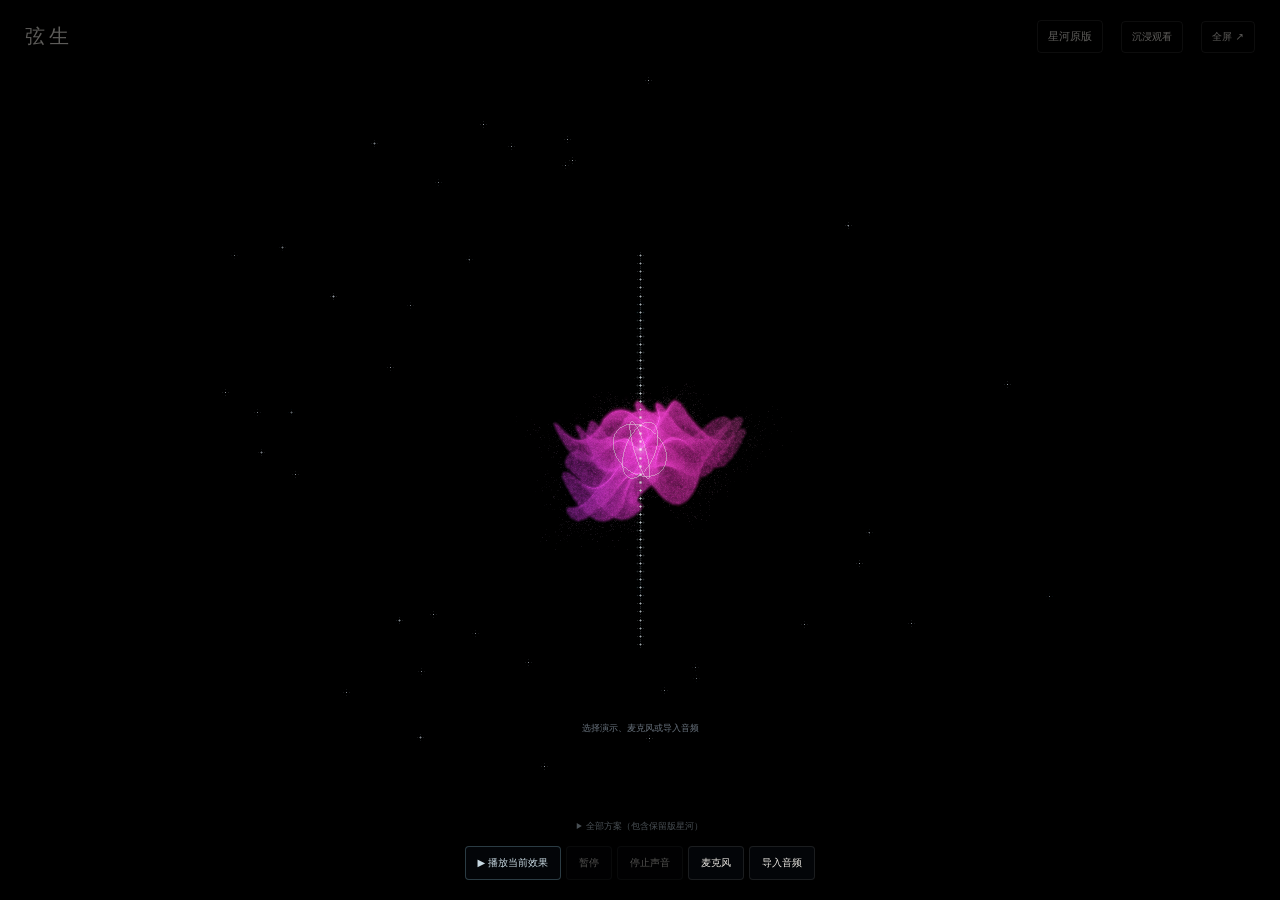
<file: fluid.html>
<!doctype html><html lang="zh-CN"><head><meta charset="utf-8"><meta name="viewport" content="width=device-width,initial-scale=1"><meta name="theme-color" content="#000000"><title>弦生 · 烟纱流体实验</title><link rel="stylesheet" href="fluid.css?v=7"></head><body>
<canvas id="legacy" hidden aria-label="保留版星河风暴"></canvas>
<canvas id="flow" hidden aria-label="有惯性的音频驱动粒子流场"></canvas>
<canvas id="fluid" aria-label="音频驱动烟纱粒子"></canvas>
<header><a href="fluid.html">弦生 <small>FLUID STUDIES</small></a><span>声音流场 · 烟纱实验</span><button id="original-star">星河原版</button><button id="immersive">沉浸观看</button><button id="full">全屏 ↗</button></header>
<section class="caption"><span id="number">STUDY S / 09</span><h1 id="title">星河风暴 · 保留版</h1><p id="description">恢复之前的星河旋臂、中心光核与近景星尘。</p></section>
<aside><span id="source-label">合成拨弦演示</span><div id="level">00</div><div class="bar"><i id="level-bar"></i></div><p id="status" role="status">点下播放即可观看，无需麦克风。</p></aside>
<p id="minimal-status" role="status">选择演示、麦克风或导入音频</p>
<div class="timeline"><span id="phase">等待启幕</span><i><b id="progress"></b></i></div>
<footer><div id="quick-presets" role="group" aria-label="主要效果"></div><details id="alternatives"><summary>全部方案（包含保留版星河）</summary><nav id="presets" aria-label="选择粒子形态"></nav></details><div class="controls"><button id="play" class="primary">▶ 播放当前效果</button><button id="tour">全部巡演 · 约3分钟</button><button id="pause" disabled>暂停</button><button id="stop-audio" disabled>停止声音</button><button id="burst">拨弦脉冲 ✦</button><button id="mic">麦克风</button><label class="file">导入音频<input id="upload" type="file" accept="audio/*"></label><button id="save">保存画面 ↓</button></div><div class="fine"><span id="audio-disclosure">合成拨弦音色 · 不是实际琵琶录音　/　拖动改变视角</span><label>张力 <input id="strength" type="range" min=".5" max="2" step=".1" value="1.4"></label><label>舞台幅度 <input id="magnitude" type="range" min="1" max="1.8" step=".1" value="1.4"></label><span id="quality">GPU 粒子</span></div></footer>
<script src="legacy-galaxy.js?v=7"></script><script src="smoke-field.js?v=7"></script><script src="fluid.js?v=7"></script></body></html>
</file>
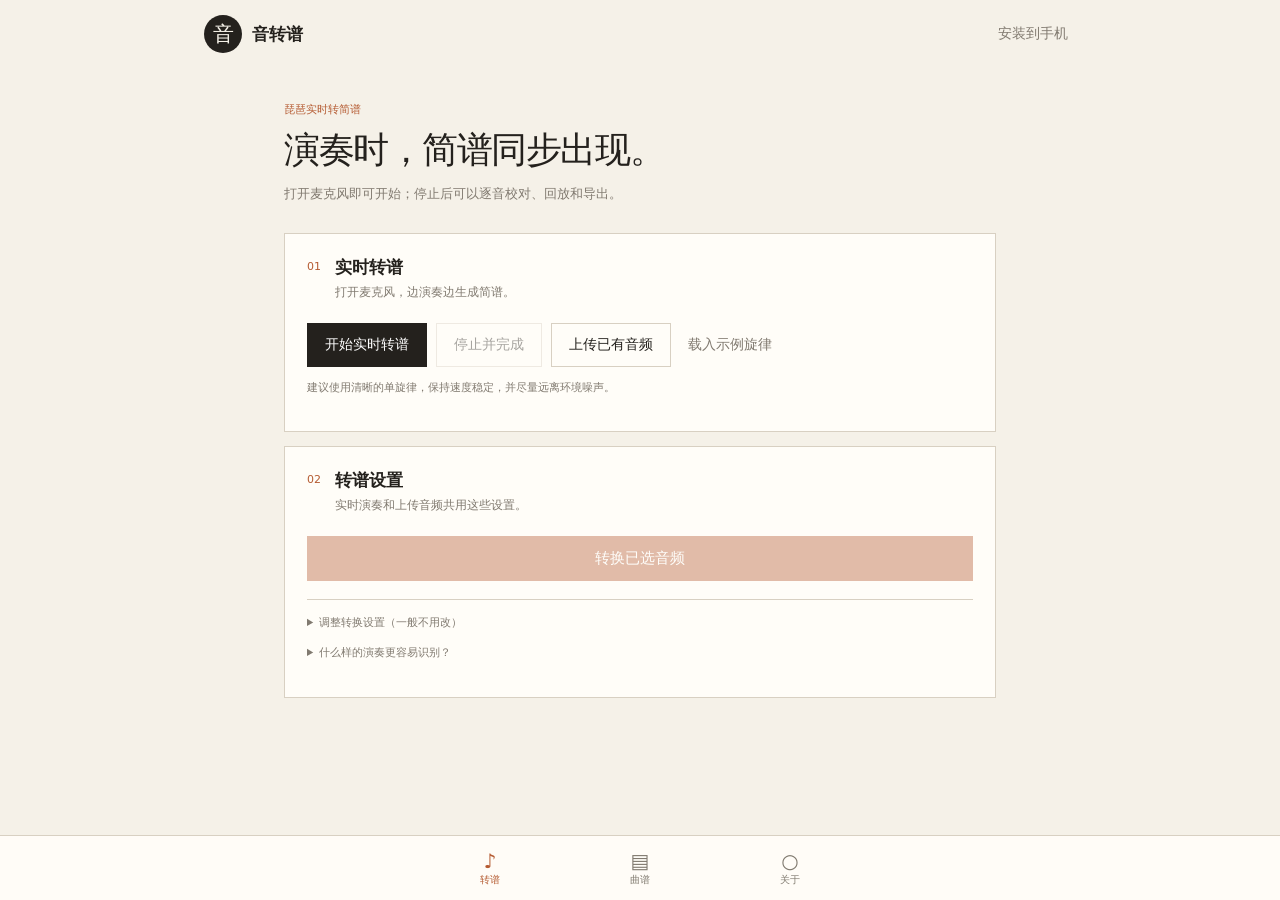
<file: page.template.html>
<!doctype html><html lang="zh-CN"><head><base href="https://ssir-creator.github.io/yinzhuanpu/"><meta charset="utf-8"><meta name="viewport" content="width=device-width,initial-scale=1,viewport-fit=cover"><meta name="theme-color" content="#f5f1e8"><meta name="apple-mobile-web-app-capable" content="yes"><meta name="apple-mobile-web-app-title" content="音转谱"><link rel="manifest" href="manifest.webmanifest"><link rel="apple-touch-icon" href="icons/icon-192.png"><link rel="icon" href="icons/icon-192.png"><link rel="stylesheet" href="style.css?v=259571edf037"><link rel="stylesheet" href="simple.css?v=259571edf037"><style>html,body{max-width:100%;overflow-x:hidden}audio{max-width:100%}.primary-action input{width:1px;height:1px}.settings-grid{grid-template-columns:repeat(4,minmax(0,1fr))}.settings-grid label{min-width:0}.settings-grid input,.settings-grid select{width:0;min-width:100%;max-width:100%}@media(max-width:620px){.settings-grid{grid-template-columns:repeat(2,minmax(0,1fr))}}</style><title>音转谱 · 琵琶实时转简谱</title></head><body>
<header class="topbar"><a class="wordmark" href="#transcribe"><span>音</span><b>音转谱</b></a><button id="install-app" class="text-button">安装到手机</button></header>
<main>
<section id="screen-transcribe" class="screen"><header class="screen-title"><p>琵琶实时转简谱</p><h1>演奏时，简谱同步出现。</h1><span>打开麦克风即可开始；停止后可以逐音校对、回放和导出。</span></header>
<section class="source-card"><div class="card-title"><span>01</span><div><h2>实时转谱</h2><p>打开麦克风，边演奏边生成简谱。</p></div></div><div class="source-actions"><button id="record" class="primary-action">开始实时转谱</button><button id="stop-record" class="secondary-action" disabled>停止并完成</button><label class="secondary-action">上传已有音频<input id="audio-file" type="file" accept="audio/*,.wav,.mp3,.m4a,.ogg,.flac"></label><button id="load-demo" class="text-button">载入示例旋律</button></div><p id="source-status" class="status" role="status" aria-live="polite">建议使用清晰的单旋律，保持速度稳定，并尽量远离环境噪声。</p><div id="audio-panel" class="audio-panel" hidden><div><strong id="audio-name"></strong><span id="audio-meta"></span></div><audio id="source-audio" controls preload="metadata"></audio></div></section>
<section class="settings-card"><div class="card-title"><span>02</span><div><h2>转谱设置</h2><p>实时演奏和上传音频共用这些设置。</p></div></div><button id="transcribe" class="transcribe-button" disabled>转换已选音频</button><div id="analysis-progress" class="progress" hidden><i></i><span>正在听旋律、整理音符…</span></div><details class="advanced-settings"><summary>调整转换设置（一般不用改）</summary><div class="settings-grid"><label>简谱调号<select id="key-select"><option value="0">C（常用）</option><option value="7">G</option><option value="2">D</option><option value="9">A</option><option value="4">E</option><option value="11">B</option><option value="5">F</option><option value="10">♭B</option><option value="3">♭E</option></select></label><label>旋律速度<input id="tempo" type="number" min="40" max="240" value="90"><span>BPM</span></label><label>每小节拍数<select id="meter"><option value="4">4/4（常用）</option><option value="3">3/4</option><option value="2">2/4</option></select></label><label>识别多短的音<select id="grid"><option value="0.5">八分音符（常用）</option><option value="0.25">十六分音符</option><option value="1">四分音符</option></select></label></div></details><details><summary>什么样的演奏更容易识别？</summary><p>一次只演奏一条清楚的旋律，尽量不要带伴奏。环境安静、速度稳定时效果更好；停止后可以点击音符修改。</p></details></section>
<section id="score-section" class="score-section" hidden><div class="score-heading"><div><p>识别结果</p><h2>简谱初稿</h2></div><span id="confidence-label"></span></div><label class="score-title-field"><span>曲谱名称</span><input id="score-title" maxlength="60" placeholder="给这份曲谱起个名字"></label><div class="score-meta"><span id="score-key"></span><span id="score-tempo"></span><span id="score-meter"></span></div><div id="score" class="score" aria-label="生成的简谱"></div><p class="edit-hint">点击音符进行升降音、改变时值或删除。橙色表示识别把握较低。</p><div id="note-editor" class="note-editor" hidden><strong id="editor-position"></strong><button data-edit="down">音高 −</button><button data-edit="up">音高 ＋</button><button data-edit="shorter">时值 −</button><button data-edit="longer">时值 ＋</button><button data-edit="rest">音符 / 休止</button><button data-edit="delete">删除</button></div><div class="history-actions"><button id="undo-edit" disabled>撤销</button><button id="redo-edit" disabled>重做</button><span id="edit-status" role="status" aria-live="polite"></span></div><div class="result-actions"><button id="play-score" class="primary-action">播放识别结果</button><button id="play-source" class="secondary-action">试听原音</button><button id="stop-score" class="secondary-action" disabled>停止</button><button id="save-score-direct" class="secondary-action">保存曲谱</button><button id="print-score" class="secondary-action">打印 / 保存 PDF</button><button id="export-text" class="secondary-action">导出简谱文本</button><button id="export-xml" class="secondary-action">导出 MusicXML</button></div></section></section>
<section id="screen-library" class="screen" hidden><header class="screen-title"><p>本地曲谱</p><h1>保留校对后的版本。</h1><span>数据只保存在当前浏览器，可导出备份。</span></header><button id="save-score" class="primary-action" disabled>保存当前曲谱</button><p id="library-status" class="status"></p><div id="library-list" class="library-list"></div></section>
<section id="screen-about" class="screen" hidden><header class="screen-title"><p>关于</p><h1>它能做什么，也要说清楚。</h1></header><div class="about-copy"><h2>当前版本</h2><p>演奏时实时识别清晰的单旋律，并同步生成可编辑简谱；也支持上传已有音频、回放、文本与 MusicXML 导出。分析完全在浏览器本地完成。</p><h2>暂时做不到</h2><p>不能可靠拆分和弦、多声部或伴奏；密集轮指可能被合并，滑音可能被切成多个音。它不是专业制谱软件的替代品。</p><h2>隐私</h2><p>麦克风与音频数据不会上传。只有你主动保存的曲谱会进入浏览器本地存储，清除网站数据后会消失。</p></div></section></main>
<nav class="bottom-nav"><button data-screen="transcribe" aria-current="page"><span>♪</span>转谱</button><button data-screen="library"><span>▤</span>曲谱</button><button data-screen="about"><span>○</span>关于</button></nav><dialog id="install-help"><h2>安装到手机</h2><p id="install-help-text"></p><button id="close-install" class="primary-action">知道了</button></dialog><div id="app-update" hidden><span>新版本已准备好</span><button id="apply-update">更新</button></div><script src="demo-audio.js?v=259571edf037"></script><script src="transcribe.js?v=259571edf037"></script><script src="app-shell.js?v=259571edf037"></script></body></html>
</file>
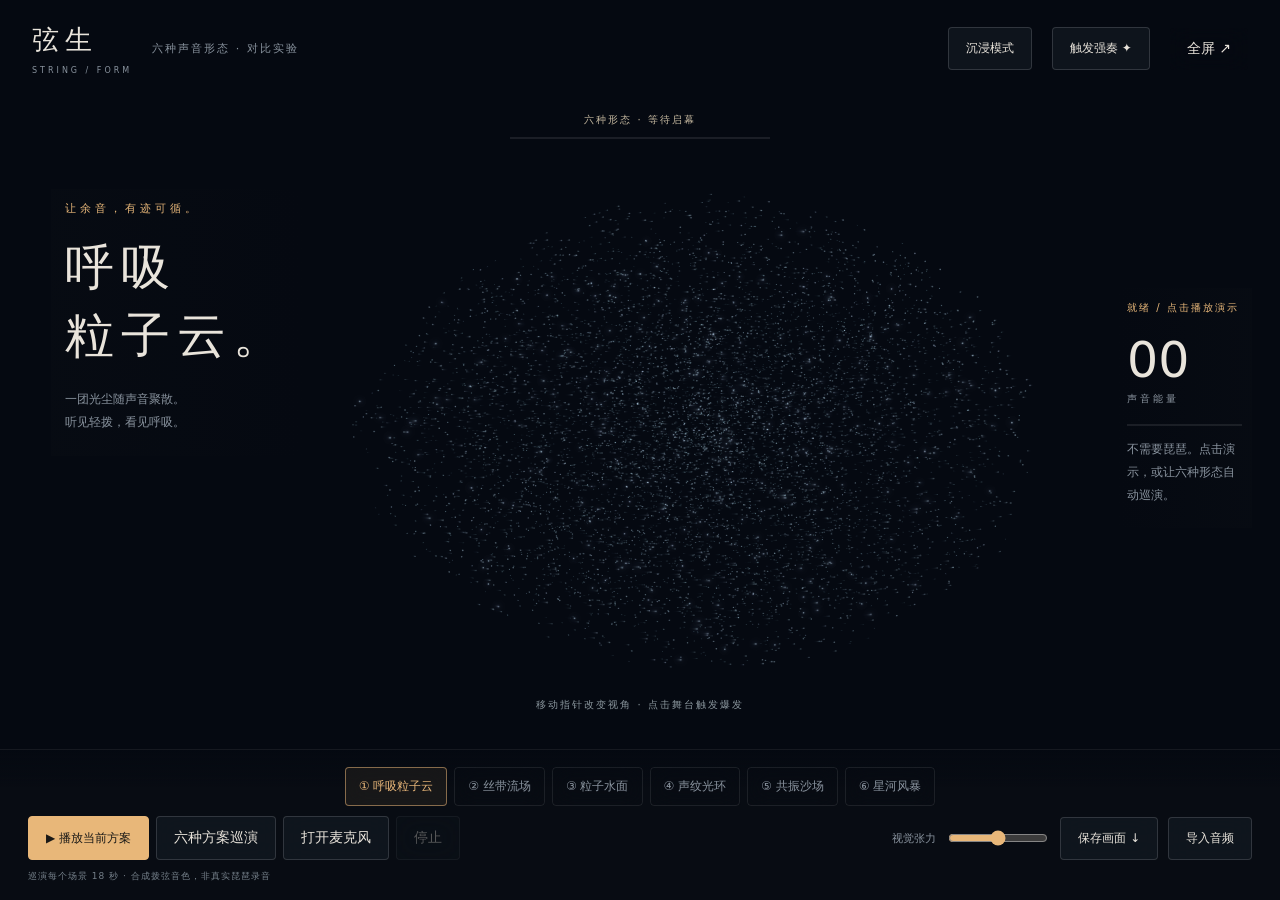
<file: particles.html>
<!doctype html><html lang="zh-CN"><head><meta charset="utf-8"><meta name="viewport" content="width=device-width,initial-scale=1"><meta name="theme-color" content="#080c13"><title>弦生 · 琵琶声音实验</title><link rel="stylesheet" href="particles.css?v=5"></head><body>
<canvas id="stage" aria-label="琵琶声音驱动的粒子舞台"></canvas>
<header><a href="particles.html" class="brand">弦生<span>STRING / FORM</span></a><span class="edition">六种声音形态 · 对比实验</span><button id="immersive" aria-pressed="false">沉浸模式</button><button id="burst">触发强奏 ✦</button><button id="fullscreen">全屏 ↗</button></header>
<main><div class="intro"><span class="eyebrow">让余音，有迹可循。</span><h1>呼吸<br>粒子云。</h1><p>一团光尘随声音聚散。<br>听见轻拨，看见呼吸。</p></div><div id="show-progress"><span id="chapter">六种形态 · 等待启幕</span><i><b id="chapter-progress"></b></i></div><div id="hint">移动指针改变视角 · 点击舞台触发爆发</div></main>
<aside class="readout"><span id="mode">就绪 / 点击播放演示</span><div><b id="energy">00</b><span>声音能量</span></div><div class="meter"><i id="meter"></i></div><p id="status" role="status">不需要琵琶。点击演示，或让六种形态自动巡演。</p></aside>
<footer><div class="actions"><button id="tour">六种方案巡演</button><button id="demo" class="primary">▶ 播放当前方案</button><button id="mic">打开麦克风</button><button id="stop" disabled>停止</button></div><div class="styles" role="group" aria-label="六种视觉方案"><button data-style="cloud" aria-pressed="true">① 呼吸粒子云</button><button data-style="ribbon" aria-pressed="false">② 丝带流场</button><button data-style="water" aria-pressed="false">③ 粒子水面</button><button data-style="ring" aria-pressed="false">④ 声纹光环</button><button data-style="sand" aria-pressed="false">⑤ 共振沙场</button><button data-style="galaxy" aria-pressed="false">⑥ 星河风暴</button></div><label class="tension">视觉张力 <input id="tension" type="range" min="0.6" max="1.8" step="0.1" value="1.2"></label><button id="capture">保存画面 ↓</button><label class="upload">导入音频<input id="file" type="file" accept="audio/*"></label><span class="note">巡演每个场景 18 秒 · 合成拨弦音色，非真实琵琶录音</span></footer>
<script src="particles.js?v=5"></script></body></html>
</file>
<file: fluid.css>
:root{color-scheme:dark;--ink:#e9e6e0;--dim:#849099;--accent:#d9b886}*{box-sizing:border-box}body{margin:0;background:#030509;color:var(--ink);font:13px system-ui,'PingFang SC',sans-serif;overflow:hidden}canvas{position:fixed;inset:0;width:100%;height:100%;touch-action:none}button,.file{font:inherit;cursor:pointer;color:var(--ink);border:1px solid #ffffff22;border-radius:4px;padding:10px 15px;background:#0b101abf;backdrop-filter:blur(12px)}button:hover,.file:hover{border-color:var(--accent)}button:focus-visible,.file:focus-within{outline:2px solid var(--accent);outline-offset:3px}button:disabled{opacity:.35;cursor:default}.primary{background:var(--accent);color:#171612;border-color:var(--accent)}header{position:fixed;top:0;left:0;right:0;display:flex;align-items:center;gap:18px;padding:25px 32px}header a{color:inherit;text-decoration:none;font:27px serif;letter-spacing:4px}header small{display:block;color:var(--dim);font:8px system-ui;letter-spacing:3px;margin-top:5px}header>span{color:var(--dim);font-size:10px;letter-spacing:2px}#immersive{margin-left:auto}.caption{position:fixed;left:4%;top:24%;pointer-events:none;max-width:205px}.caption>span{font-size:10px;letter-spacing:3px;color:var(--accent)}h1{font:normal 32px 'Songti SC',serif;letter-spacing:4px;line-height:1.6;margin:14px 0}p{font-size:11px;color:var(--dim);line-height:1.9}aside{position:fixed;right:30px;top:32%;width:125px;pointer-events:none}aside>span{font-size:10px;color:var(--accent)}#level{font-size:40px;font-weight:200;margin-top:12px;font-variant-numeric:tabular-nums}.bar{height:2px;background:#ffffff18;margin-top:14px}.bar i{display:block;height:2px;background:var(--accent);width:0}.timeline{position:fixed;bottom:194px;left:50%;transform:translateX(-50%);width:240px;text-align:center;pointer-events:none}.timeline>span{font-size:10px;letter-spacing:2px;color:#b0a9a1}.timeline i{display:block;background:#ffffff15;height:2px;margin-top:10px}.timeline b{display:block;width:0;height:2px;background:var(--accent)}footer{position:fixed;bottom:0;left:0;right:0;padding:18px 28px;background:linear-gradient(transparent,#030509f5 24%);border-top:1px solid #ffffff10}nav{display:flex;justify-content:center;gap:6px;margin-bottom:14px}nav button{font-size:11px;color:var(--dim);padding:10px 13px}nav [aria-pressed=true]{color:var(--accent);border-color:#d9b88688;background:#b08d5518}.controls{display:flex;justify-content:center;gap:7px}.controls button,.file{font-size:11px}.file input{position:absolute;width:1px;height:1px;opacity:0}.fine{display:flex;align-items:center;justify-content:space-between;gap:12px;font-size:9px;color:var(--dim);margin-top:12px}.fine label{display:flex;gap:9px;align-items:center}.fine input{width:90px;accent-color:var(--accent)}body.immersive .caption,body.immersive aside,body.immersive footer,body.immersive .timeline,body.immersive header>span,body.immersive header a{display:none}body.immersive header{opacity:.45}body.immersive header:hover{opacity:1}@media(max-width:750px){header{padding:15px;gap:7px}header a{font-size:22px}header>span{display:none}header button{font-size:10px;padding:8px}.caption{top:13%;left:18px;max-width:160px}.caption>span{font-size:8px}h1{font-size:24px;letter-spacing:2px;margin:8px 0}.caption p{font-size:9px;margin:0}aside{top:14%;right:18px;width:87px}#level{font-size:27px;margin-top:6px}aside>span{font-size:8px}aside p{display:none}footer{padding:12px}.controls{display:grid;grid-template-columns:repeat(4,1fr);gap:5px}.controls button,.file{font-size:9px;padding:9px 3px;text-align:center}#play{grid-column:span 2}#tour{grid-column:span 2}nav{display:grid;grid-template-columns:repeat(4,1fr);gap:4px;margin-bottom:9px}nav button{padding:8px 2px;font-size:9px}.fine{font-size:8px;margin-top:8px;gap:6px}.fine>span:first-child{max-width:190px;line-height:1.7}.fine>span:last-child{display:none}.fine input{width:56px}.timeline{bottom:258px;width:210px}.timeline>span{font-size:9px}}@media(prefers-reduced-motion:reduce){*{scroll-behavior:auto}}
[hidden]{display:none!important}nav{flex-wrap:wrap}nav button[data-preset="0"]{border-color:#6489c77a;color:#b6cdee}.fine{flex-wrap:wrap}.timeline{bottom:202px}body.immersive canvas{cursor:grab}@media(max-width:750px){nav{grid-template-columns:repeat(3,minmax(0,1fr))}nav button{font-size:9px}.fine>span:first-child{max-width:155px}.fine label{font-size:8px;gap:4px}.fine input{width:44px}.timeline{bottom:299px}}
/* The flow studies reserve the center for the artwork; text stays at the stage edges. */
.flow-active .caption{top:102px;left:32px;max-width:550px}.flow-active .caption h1{font-size:20px;letter-spacing:2px;margin:7px 0}.flow-active .caption>span{font-size:8px}.flow-active .caption p{font-size:10px;max-width:430px}.flow-active aside{top:112px;right:28px;width:110px}.flow-active aside #level{font-size:27px}.flow-active aside p{display:none}.flow-active #quality{max-width:230px;overflow-wrap:anywhere}.flow-active footer{background:linear-gradient(transparent,#030509fa 30%)}@media(max-width:750px){.flow-active .caption{top:90px;left:16px;max-width:220px}.flow-active .caption h1{font-size:19px}.flow-active .caption p{max-width:210px;font-size:9px}.flow-active aside{top:100px;right:16px;width:72px}.flow-active .timeline{bottom:300px}.controls{grid-template-columns:repeat(4,minmax(0,1fr))}}
#quick-presets{display:flex;justify-content:center;gap:7px;margin-bottom:10px}#quick-presets button{font-size:11px;padding:9px 18px;color:var(--dim)}#quick-presets [aria-pressed=true]{color:var(--accent);border-color:#d9b88688;background:#b08d5518}#alternatives{text-align:center;font-size:10px;color:var(--dim);margin:0 0 10px}#alternatives summary{cursor:pointer;padding:5px}#alternatives nav{margin:9px 0}footer:has(#alternatives[open]){background:#030509f0}.timeline{bottom:220px}@media(max-width:750px){#quick-presets{display:grid;grid-template-columns:repeat(4,minmax(0,1fr));gap:4px}#quick-presets button{padding:9px 2px;font-size:9px}.flow-active .timeline{bottom:290px}#alternatives{font-size:9px;margin-bottom:7px}.controls button,.file{font-size:9px}.fine{justify-content:flex-start}.fine>span:first-child{max-width:155px}}
/* Reference composition: black negative space, a single center subject, quiet controls. */
html,body{background:#000}.flow-active .caption,.flow-active aside,.flow-active .timeline,.flow-active #quick-presets{display:none!important}#minimal-status{display:none}.flow-active #minimal-status{display:block;position:fixed;bottom:163px;left:50%;transform:translateX(-50%);font-size:9px;color:#68727d;max-width:80vw;text-align:center;pointer-events:none;margin:0;white-space:nowrap;overflow:hidden;text-overflow:ellipsis}.flow-active header{padding:20px 25px;opacity:.4;transition:opacity .2s}.flow-active header:hover{opacity:1}.flow-active header>span,.flow-active header small{display:none}.flow-active header a{font-size:20px}.flow-active header button{font-size:10px;padding:8px 10px;background:transparent}.flow-active #immersive{margin-left:0}#original-star{margin-left:auto;font-size:11px}.flow-active footer{border:0;background:transparent;padding:15px 20px 20px;left:50%;right:auto;transform:translateX(-50%);width:min(94vw,920px)}.flow-active #alternatives{margin:0 0 8px}.flow-active #alternatives summary{font-size:9px;opacity:.55}.flow-active .controls{display:flex;flex-wrap:wrap;justify-content:center;gap:5px}.flow-active .controls button,.flow-active .file{font-size:10px;padding:9px 12px;background:#06090e99;border-color:#ffffff18}.flow-active .primary{color:#c7d8e1;border-color:#668e9d66!important}.flow-active #tour,.flow-active #burst,.flow-active #save,.flow-active .fine{display:none}.flow-active footer:has(#alternatives[open]){background:#000e}.flow-active footer:has(#alternatives[open]) #tour,.flow-active footer:has(#alternatives[open]) #burst,.flow-active footer:has(#alternatives[open]) #save{display:inline-block}.flow-active footer:has(#alternatives[open]) .fine{display:flex}.immersive #minimal-status,.immersive #original-star{display:none!important}@media(max-width:750px){.flow-active header{padding:15px}.flow-active header a{font-size:18px}.flow-active header button{font-size:9px;padding:7px}.flow-active #minimal-status{bottom:140px;font-size:8px}.flow-active footer{padding:10px 8px 16px}.flow-active .controls button,.flow-active .file{font-size:9px;padding:8px}.flow-active #alternatives summary{font-size:8px}}
</file>
<file: style.css>
:root{--paper:#f5f1e8;--ink:#24211d;--muted:#817a70;--line:#d8d0c2;--card:#fffdf8;--accent:#b55b32;--soft:#ebe3d5}*{box-sizing:border-box}html,body{background:var(--paper)}body{margin:0;color:var(--ink);font-family:"PingFang SC",system-ui,sans-serif;font-size:14px}button,input,select{font:inherit;color:inherit}button,label{cursor:pointer}[hidden]{display:none!important}:focus-visible{outline:2px solid var(--accent);outline-offset:2px}.topbar{height:68px;max-width:920px;margin:auto;padding:12px 24px;display:flex;justify-content:space-between;align-items:center}.wordmark{display:flex;align-items:center;gap:10px;color:inherit;text-decoration:none}.wordmark span{width:38px;height:38px;display:grid;place-items:center;background:var(--ink);color:var(--paper);border-radius:50%;font-family:serif;font-size:21px}.wordmark b{font-size:17px}.text-button{border:0;background:transparent;color:var(--muted);padding:8px}.screen{max-width:760px;margin:auto;padding:18px 24px 110px}.screen-title{padding:16px 0 30px}.screen-title p,.score-heading p{margin:0;color:var(--accent);font-size:11px}.screen-title h1{font-family:serif;font-size:36px;font-weight:500;letter-spacing:-.04em;margin:9px 0 10px}.screen-title span{color:var(--muted);font-size:13px}.source-card,.settings-card,.score-section{background:var(--card);border:1px solid var(--line);padding:22px;margin-bottom:14px}.card-title{display:flex;gap:14px}.card-title>span{color:var(--accent);font-size:11px;padding-top:4px}.card-title h2{font-size:17px;margin:0 0 5px}.card-title p{font-size:12px;color:var(--muted);margin:0}.source-actions,.result-actions{display:flex;flex-wrap:wrap;gap:9px;margin:22px 0 12px}.primary-action,.secondary-action,.transcribe-button{border:1px solid var(--ink);padding:12px 17px;background:var(--ink);color:white;min-height:44px;text-align:center}.primary-action input{position:absolute;opacity:0;pointer-events:none}.secondary-action{background:transparent;color:var(--ink);border-color:var(--line)}button:disabled{opacity:.4;cursor:not-allowed}.status{font-size:11px;color:var(--muted);line-height:1.7;min-height:18px}.audio-panel{border-top:1px solid var(--line);padding-top:14px}.audio-panel>div{display:flex;justify-content:space-between;gap:10px;font-size:11px}.audio-panel span{color:var(--muted)}audio{width:100%;margin-top:10px;height:38px}.settings-grid{display:grid;grid-template-columns:repeat(4,1fr);gap:10px;margin:22px 0}.settings-grid label{font-size:11px;color:var(--muted);display:flex;flex-direction:column;gap:7px;position:relative}.settings-grid select,.settings-grid input{background:var(--paper);border:1px solid var(--line);padding:10px;min-width:0}.settings-grid label span{position:absolute;right:7px;bottom:11px;font-size:9px}.settings-card details{font-size:11px;color:var(--muted);line-height:1.7;margin:12px 0}.transcribe-button{width:100%;background:var(--accent);border-color:var(--accent);font-size:15px}.progress{height:44px;display:flex;align-items:center;gap:10px;color:var(--muted);font-size:11px}.progress i{width:18px;height:18px;border:2px solid var(--line);border-top-color:var(--accent);border-radius:50%;animation:spin .8s linear infinite}@keyframes spin{to{transform:rotate(360deg)}}.score-section{padding:26px}.score-heading{display:flex;justify-content:space-between}.score-heading h2{font-family:serif;font-size:28px;font-weight:500;margin:6px 0}.score-heading>span{font-size:10px;color:var(--muted);border:1px solid var(--line);padding:6px 9px}.score-meta{display:flex;gap:18px;font-size:11px;color:var(--muted);padding-bottom:15px;border-bottom:1px solid var(--ink)}.score{display:flex;flex-wrap:wrap;align-items:flex-end;gap:9px 5px;padding:28px 2px;min-height:110px}.measure-line{height:43px;width:1px;background:var(--ink);margin:0 5px}.score-note{border:0;background:transparent;min-width:32px;min-height:50px;padding:4px;position:relative;font-family:serif;font-size:25px}.score-note.low-confidence{color:var(--accent)}.score-note.selected{background:var(--soft)}.score-note .accidental{font-size:12px}.score-note .octave{position:absolute;font-size:11px;left:50%;transform:translateX(-50%)}.score-note .octave.high{top:-2px}.score-note .octave.low{bottom:-2px}.score-note .duration{position:absolute;left:4px;right:4px;bottom:5px;border-bottom:1px solid}.score-note .duration.two{border-bottom:3px double}.score-note .dash{font-size:16px;margin-left:4px}.edit-hint{font-size:11px;color:var(--muted)}.note-editor{background:var(--soft);padding:10px;display:flex;flex-wrap:wrap;gap:6px;align-items:center}.note-editor strong{font-size:11px;margin-right:auto}.note-editor button{background:var(--card);border:1px solid var(--line);padding:8px}.result-actions{border-top:1px solid var(--line);padding-top:16px}.about-copy,.library-list{background:var(--card);border:1px solid var(--line);padding:22px}.about-copy h2{font-size:14px}.about-copy p,.library-entry p{color:var(--muted);font-size:12px;line-height:1.9}.library-entry{padding:15px 0;border-bottom:1px solid var(--line)}.library-entry button{border:1px solid var(--line);background:transparent;padding:7px;margin-right:6px}.bottom-nav{position:fixed;z-index:10;left:0;right:0;bottom:0;background:#fffdf8ee;border-top:1px solid var(--line);display:flex;justify-content:center;padding:8px 12px calc(8px + env(safe-area-inset-bottom))}.bottom-nav button{width:150px;border:0;background:transparent;color:var(--muted);padding:5px;font-size:10px}.bottom-nav span{display:block;font-size:20px}.bottom-nav [aria-current=page]{color:var(--accent)}dialog{max-width:390px;width:calc(100% - 40px);background:var(--paper);border:1px solid var(--line);padding:24px}#app-update{position:fixed;z-index:20;bottom:75px;left:20px;right:20px;max-width:720px;margin:auto;background:var(--ink);color:white;padding:12px 15px;display:flex;justify-content:space-between}@media(max-width:620px){.topbar{padding:12px 18px}.screen{padding:10px 16px 100px}.screen-title h1{font-size:31px}.source-card,.settings-card,.score-section{padding:18px}.settings-grid{grid-template-columns:1fr 1fr}.source-actions>*{flex:1 1 42%}.score-note{min-width:27px}.result-actions>*{flex:1 1 44%}.bottom-nav button{width:32vw}}@media(display-mode:standalone){#install-app{display:none}}
</file>
<file: simple.css>
.settings-card .transcribe-button {
  margin-top: 22px;
}

.advanced-settings {
  margin-top: 18px !important;
  border-top: 1px solid var(--line);
  padding-top: 14px;
}

.advanced-settings .settings-grid {
  margin-bottom: 8px;
}

.score-title-field {
  display: grid;
  gap: 7px;
  margin: 14px 0 16px;
  color: var(--muted);
  font-size: 11px;
}

.score-title-field input {
  width: 100%;
  border: 0;
  border-bottom: 1px solid var(--line);
  background: transparent;
  padding: 8px 0;
  color: var(--ink);
  font-family: serif;
  font-size: 20px;
}

.history-actions {
  display: flex;
  align-items: center;
  gap: 7px;
  margin-top: 10px;
}

.history-actions button {
  border: 1px solid var(--line);
  background: transparent;
  padding: 7px 11px;
}

.history-actions span {
  margin-left: auto;
  color: var(--muted);
  font-size: 11px;
}

body.is-live #source-status,
body.is-live #confidence-label {
  color: var(--accent);
}

body.is-live .screen-title,
body.is-live .settings-card,
body.is-live .source-card .card-title,
body.is-live #record,
body.is-live .source-actions label,
body.is-live #load-demo,
body.is-live .edit-hint,
body.is-live .note-editor,
body.is-live .history-actions,
body.is-live .result-actions,
body.is-live .bottom-nav {
  display: none !important;
}

body.is-live .screen {
  padding-top: 0;
  padding-bottom: 24px;
}

body.is-live .source-card {
  position: sticky;
  z-index: 12;
  top: 0;
  margin: 0 -1px 12px;
  padding: 10px 14px;
  box-shadow: 0 8px 20px rgba(36, 33, 29, .08);
}

body.is-live .source-actions {
  margin: 0 0 6px;
}

body.is-live #stop-record {
  display: block;
  width: 100%;
  border-color: var(--accent);
  color: var(--accent);
}

body.is-live #source-status {
  min-height: 0;
  margin: 0;
  text-align: center;
}

body.is-live .score-section {
  margin-bottom: 0;
}

body.is-live #confidence-label {
  border-color: var(--accent);
}

body.is-live #source-status::first-letter {
  animation: live-pulse 1s ease-in-out infinite;
}

body.is-live .settings-grid,
body.is-live .advanced-settings {
  opacity: .55;
  pointer-events: none;
}

.source-actions label {
  position: relative;
}

.source-actions label input[type="file"] {
  position: absolute;
  width: 1px;
  height: 1px;
  opacity: 0;
  pointer-events: none;
}

@keyframes live-pulse {
  50% { opacity: .28; }
}

/* Numbered notation is laid out on a beat grid instead of as a text stream. */
.score.jianpu-score {
  display: grid;
  grid-template-columns: repeat(4, minmax(0, 1fr));
  gap: 34px 0;
  align-items: stretch;
  min-height: 160px;
  padding: 42px 0 32px;
  overflow: visible;
}

.jianpu-measure {
  position: relative;
  display: grid;
  grid-template-columns: repeat(var(--slots), minmax(0, 1fr));
  align-items: end;
  min-width: 0;
  min-height: 68px;
  padding: 8px 8px 12px;
}

.jianpu-measure::after {
  content: "";
  position: absolute;
  right: 0;
  bottom: 14px;
  height: 34px;
  border-right: 1px solid var(--ink);
}

.jianpu-cell {
  position: relative;
  display: flex;
  align-items: flex-end;
  justify-content: center;
  min-width: 0;
  height: 52px;
}

.jianpu-cell .score-note {
  position: relative;
  display: flex;
  align-items: center;
  justify-content: center;
  width: 100%;
  min-width: 0;
  min-height: 44px;
  height: 44px;
  padding: 5px 1px 10px;
  border: 0;
  border-radius: 0;
  background: transparent;
  font-family: "Times New Roman", "Songti SC", serif;
  font-size: 27px;
  line-height: 1;
}

.jianpu-cell .score-note:hover,
.jianpu-cell .score-note.selected {
  background: var(--soft);
}

.jianpu-cell .score-note.low-confidence {
  color: var(--accent);
}

.jianpu-cell.beam-one::after,
.jianpu-cell.beam-two::after,
.jianpu-cell.beam-two::before {
  content: "";
  position: absolute;
  right: 10%;
  left: 10%;
  bottom: 6px;
  border-bottom: 1px solid currentColor;
  pointer-events: none;
}

.jianpu-cell.beam-two::before {
  bottom: 2px;
}

.score-note .numeral {
  display: inline-block;
  min-width: .72em;
  text-align: center;
}

.score-note .accidental {
  width: .72em;
  margin-left: -.72em;
  font-family: system-ui, sans-serif;
  font-size: 10px;
  text-align: right;
  transform: translate(-2px, -2px);
}

.score-note .augmentation-dot {
  margin-left: 2px;
  font-size: 17px;
  transform: translateY(3px);
}

.score-note .hold {
  margin-left: 5px;
  font-size: 18px;
  letter-spacing: 4px;
  white-space: nowrap;
}

.score-note .continued-dash {
  font-size: 18px;
}

.jianpu-cell .score-note .octave {
  position: absolute;
  left: 50%;
  width: 100%;
  transform: translateX(-50%);
  font-family: serif;
  font-size: 10px;
  letter-spacing: 1px;
  text-align: center;
}

.jianpu-cell .score-note .octave.high {
  top: -3px;
}

.jianpu-cell .score-note .octave.low {
  bottom: 3px;
}

.jianpu-cell.beam-one .score-note .octave.low {
  bottom: -2px;
}

.jianpu-cell.beam-two .score-note .octave.low {
  bottom: -6px;
}

.measure-space {
  min-width: 0;
}

@media (max-width: 620px) {
  .score.jianpu-score {
    grid-template-columns: repeat(2, minmax(0, 1fr));
    gap: 28px 0;
    padding: 34px 0 26px;
  }

  .jianpu-measure {
    padding-right: 5px;
    padding-left: 5px;
  }

  .jianpu-cell .score-note {
    font-size: 24px;
  }
}

@media print {
  @page {
    size: A4 portrait;
    margin: 18mm;
  }

  body.printing-score {
    background: #fff;
  }

  body.printing-score .topbar,
  body.printing-score .screen-title,
  body.printing-score .source-card,
  body.printing-score .settings-card,
  body.printing-score .score-heading,
  body.printing-score .edit-hint,
  body.printing-score .note-editor,
  body.printing-score .history-actions,
  body.printing-score .result-actions,
  body.printing-score .bottom-nav,
  body.printing-score #app-update {
    display: none !important;
  }

  body.printing-score .screen,
  body.printing-score .score-section {
    display: block !important;
    width: 100%;
    max-width: none;
    margin: 0;
    padding: 0;
    border: 0;
    background: #fff;
  }

  body.printing-score .score-title-field {
    margin: 0 0 22px;
  }

  body.printing-score .score-title-field span {
    display: none;
  }

  body.printing-score .score-title-field input {
    border: 0;
    color: #000;
    font-size: 25px;
    text-align: center;
  }

  body.printing-score .score-meta {
    color: #000;
  }

  body.printing-score .score.jianpu-score {
    grid-template-columns: repeat(4, minmax(0, 1fr));
    gap: 38px 0;
    color: #000;
    padding-top: 38px;
  }

  body.printing-score .jianpu-measure::after {
    border-right-color: #000;
  }
}
</file>
<file: particles.css>
:root{color-scheme:dark;--ink:#e9e4db;--dim:#89939e;--gold:#e8b779}*{box-sizing:border-box}body{margin:0;background:#080c13;color:var(--ink);font:14px system-ui,'PingFang SC',sans-serif;overflow:hidden}canvas{display:block;position:fixed;inset:0;width:100%;height:100%;touch-action:none}button,.upload{font:inherit;color:inherit;border:1px solid #ffffff25;background:#131a22b8;backdrop-filter:blur(12px);padding:12px 17px;cursor:pointer;border-radius:4px;transition:.2s}button:hover,.upload:hover{border-color:var(--gold);color:var(--gold)}button:focus-visible,.upload:focus-within{outline:2px solid var(--gold);outline-offset:4px}button:disabled{opacity:.35;cursor:default}header{position:fixed;top:0;left:0;right:0;padding:30px 42px;display:flex;align-items:center;gap:32px;pointer-events:none}header>*{pointer-events:auto}.brand{text-decoration:none;color:var(--ink);font:27px serif;letter-spacing:6px}.brand span{display:block;font:8px system-ui;letter-spacing:3px;margin-top:8px;color:var(--dim)}.edition{color:var(--dim);font-size:11px;letter-spacing:2px}#fullscreen{margin-left:auto;background:transparent;border:0}.intro{position:fixed;top:24%;left:5.5%;pointer-events:none}.eyebrow{font-size:11px;letter-spacing:4px;color:var(--gold)}h1{font-family:'Songti SC','Noto Serif CJK SC',serif;font-weight:400;font-size:clamp(42px,5vw,76px);line-height:1.4;letter-spacing:7px;margin:18px 0}p{line-height:1.9;color:var(--dim);font-size:12px}#hint{position:fixed;bottom:167px;left:50%;transform:translateX(-50%);font-size:10px;letter-spacing:2px;color:#8a969d;white-space:nowrap;pointer-events:none}.readout{position:fixed;right:42px;top:38%;width:150px;pointer-events:none}#mode{font-size:10px;letter-spacing:2px;color:var(--gold)}.readout b{font-size:49px;font-weight:200;font-variant-numeric:tabular-nums;display:block;margin-top:17px}.readout div span{font-size:10px;color:var(--dim);letter-spacing:3px}.meter{height:2px;background:#ffffff16;margin-top:18px}.meter i{display:block;width:0;height:100%;background:var(--gold)}footer{position:fixed;bottom:0;left:0;right:0;display:flex;gap:14px;align-items:center;flex-wrap:wrap;padding:25px 42px 28px;background:linear-gradient(transparent,#080c13e8);border-top:1px solid #ffffff0e}.actions,.styles{display:flex;gap:7px}.styles{margin-left:auto}.primary{background:#e8b779;color:#191816;border-color:#e8b779}.styles button{border-color:transparent;background:transparent;color:var(--dim);font-size:12px}.styles [aria-pressed=true]{color:var(--gold);border-bottom-color:var(--gold)}.note{width:100%;font-size:10px;color:#75808a;letter-spacing:1px}.upload input{position:absolute;width:1px;height:1px;opacity:0}.upload{font-size:12px}#capture{font-size:12px}@media(max-width:750px){header{padding:23px}.edition{display:none}.intro{top:17%;left:24px}h1{font-size:39px;margin:12px 0;line-height:1.25}.intro p{font-size:10px}.eyebrow{font-size:9px}.readout{right:22px;top:21%;width:105px}.readout b{font-size:34px}.readout p{font-size:10px}footer{padding:16px 18px;gap:9px}.actions{width:100%}.actions button{flex:1;padding:12px 6px;font-size:12px}.styles{margin-left:0;margin-right:auto;gap:0}.styles button{padding:10px 7px;font-size:11px}#capture,.upload{padding:9px 7px;font-size:10px}#hint{bottom:188px;font-size:8px;letter-spacing:1px}.note{font-size:9px}}
button.primary:hover{background:#f2c98c;color:#191816}
/* Five-direction preview: keep the stage large and labels out of the foreground. */
header{padding:22px 32px;gap:20px}#burst{margin-left:auto;font-size:12px}#fullscreen{margin-left:0}.intro{top:21%;left:4%}.intro h1{font-size:clamp(34px,4.3vw,62px)}.intro p{max-width:210px}.readout{right:28px;width:135px;top:32%}footer{padding:17px 28px;gap:10px}.styles{order:-1;width:100%;justify-content:center;margin:0;gap:10px}.styles button{padding:11px 18px;border:1px solid #ffffff16}.styles [aria-pressed=true]{background:#e8b77912;border-color:#e8b77988}.actions{margin-right:auto}#hint{bottom:188px}.note{font-size:9px}.intro,.readout{transition:opacity .25s}
@media(max-width:750px){header{padding:18px;gap:8px}.brand{font-size:22px}#burst{padding:9px;font-size:10px}#fullscreen{padding:9px;font-size:10px}.intro{top:15%;left:20px}.intro h1{font-size:34px;letter-spacing:4px}.intro p{font-size:9px}.eyebrow{font-size:8px}.readout{right:18px;top:17%;width:106px}.readout b{font-size:30px}.readout p{font-size:9px}footer{padding:12px;gap:8px}.styles{display:grid;grid-template-columns:repeat(3,1fr);gap:5px}.styles button{padding:9px 4px;font-size:10px}.actions{width:100%;order:0}.styles{order:1}#capture,.upload{order:2}.note{order:3;font-size:8px}#hint{bottom:249px;font-size:8px}.intro p{max-width:160px}}
#show-progress{position:fixed;top:110px;left:50%;transform:translateX(-50%);width:260px;text-align:center;pointer-events:none}#chapter{font-size:10px;letter-spacing:2px;color:#c6b9a0}#show-progress i{display:block;height:2px;background:#ffffff16;margin-top:10px}#chapter-progress{display:block;height:2px;background:#e8b779;width:0;transition:width .4s}.actions{gap:7px}#demo{font-size:12px}.intro{padding:10px 14px;background:linear-gradient(90deg,#080c13a0,transparent)}.readout{background:linear-gradient(270deg,#080c13a0,transparent);padding:10px}footer{background:linear-gradient(transparent,#080c13 25%)}
@media(max-width:750px){#show-progress{top:100px;width:230px}.actions{flex-wrap:wrap}.actions #tour{flex:1 1 100%}.actions button{padding:10px 5px;font-size:10px}.intro{top:18%;padding:0;background:transparent}.intro h1{font-size:29px}.intro p{display:none}.readout{top:18%;padding:0}.readout p{display:none}#hint{bottom:281px}.styles button{padding:8px 3px}.note{letter-spacing:0}}
.tension{display:flex;align-items:center;gap:10px;color:var(--dim);font-size:11px}.tension input{accent-color:var(--gold);width:100px}.actions #demo{order:-1}.immersive .intro,.immersive .readout,.immersive footer,.immersive #show-progress,.immersive #hint,.immersive .edition,.immersive .brand,.immersive #fullscreen{display:none}.immersive header{justify-content:flex-end}.immersive #immersive{margin-left:auto}.immersive #burst{margin-left:0}#immersive{font-size:12px}header #burst{margin-left:0}header #immersive{margin-left:auto}.actions{flex-wrap:wrap}#demo{font-size:12px}@media(max-width:750px){#immersive{font-size:10px;padding:8px 6px}header{gap:5px}#burst{font-size:9px;padding:8px 5px}#fullscreen{font-size:9px;padding:8px 4px}.tension{order:2;font-size:9px;margin-right:auto}.tension input{width:65px}.actions #tour{flex:1 1 45%;font-size:9px}.actions #demo{flex:1 1 45%;font-size:10px}.actions #mic,.actions #stop{flex:1 1 40%}}
.styles{gap:7px}.styles button{padding:10px 13px}.intro h1{font-size:clamp(30px,3.8vw,54px)}@media(max-width:750px){.styles{grid-template-columns:repeat(3,minmax(0,1fr));gap:4px}.styles button{padding:8px 2px;font-size:9px}.intro h1{font-size:28px}#hint{bottom:280px}}
</file>
